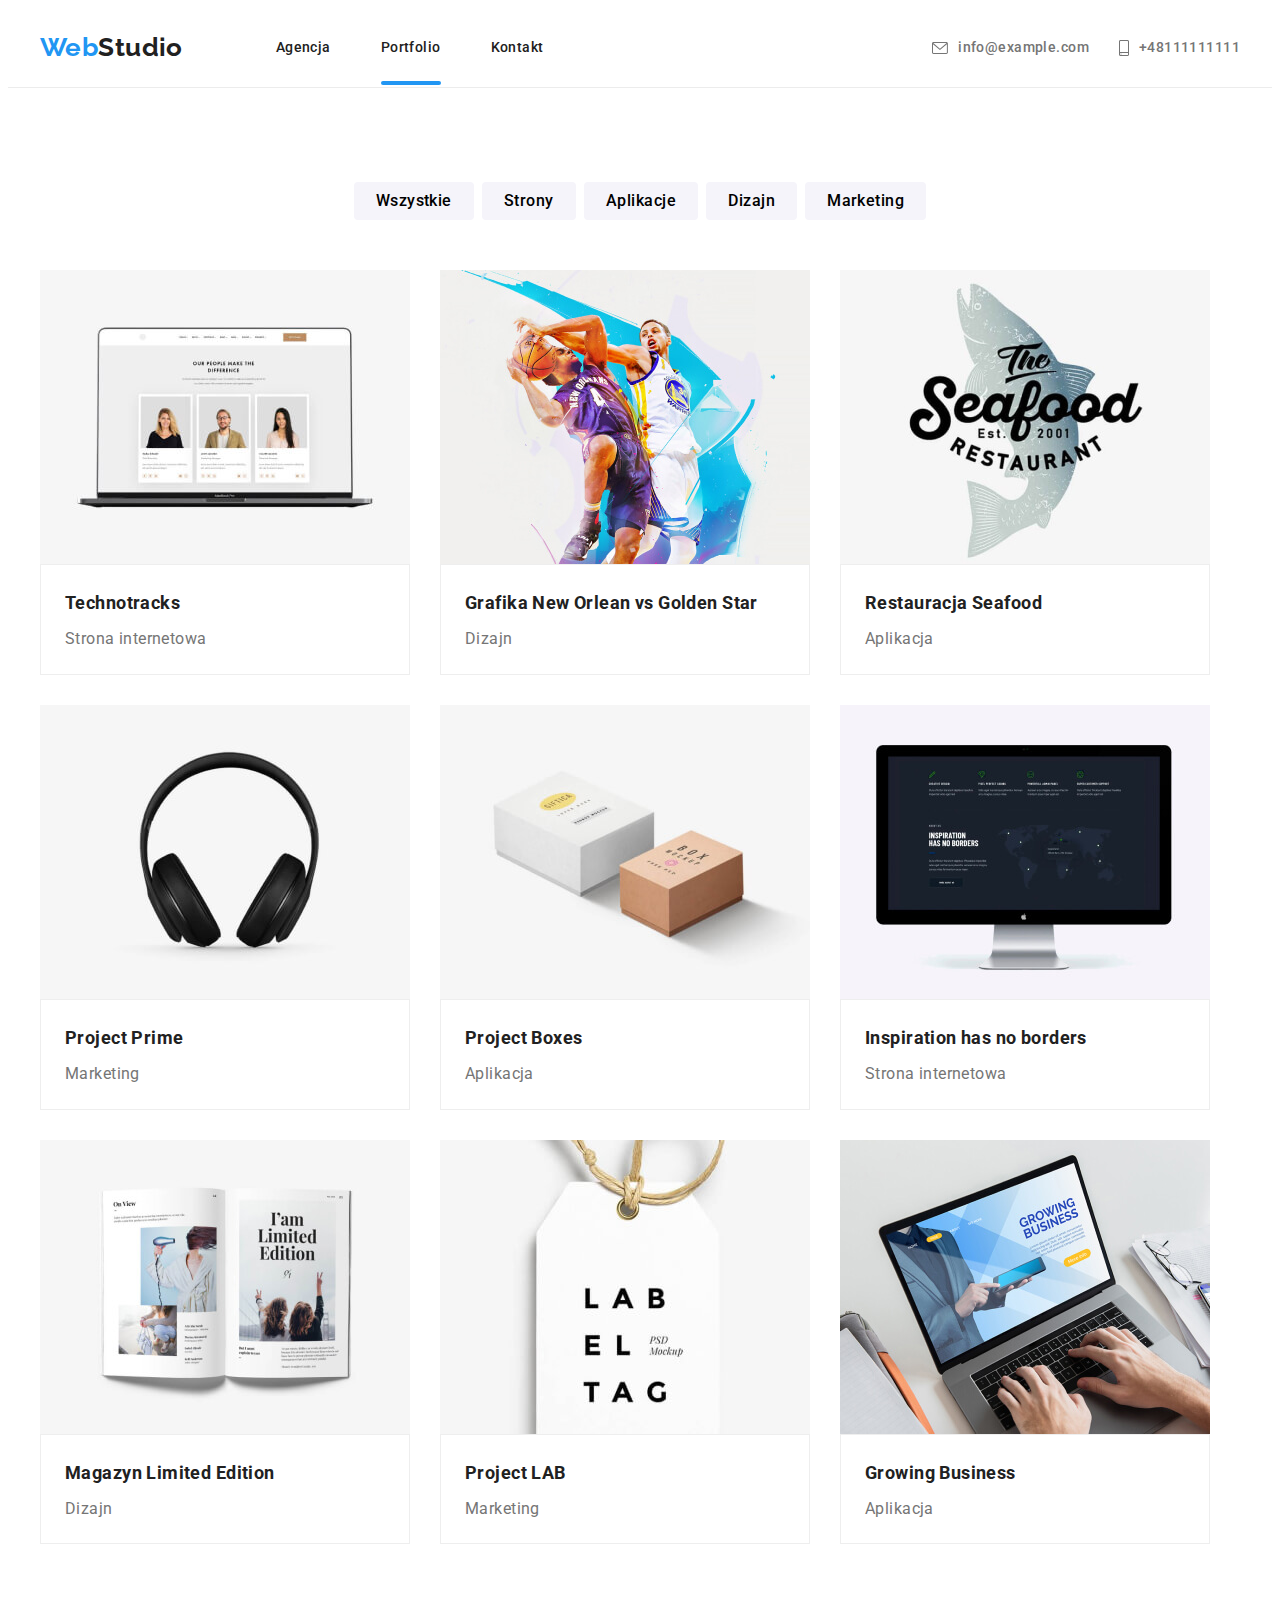
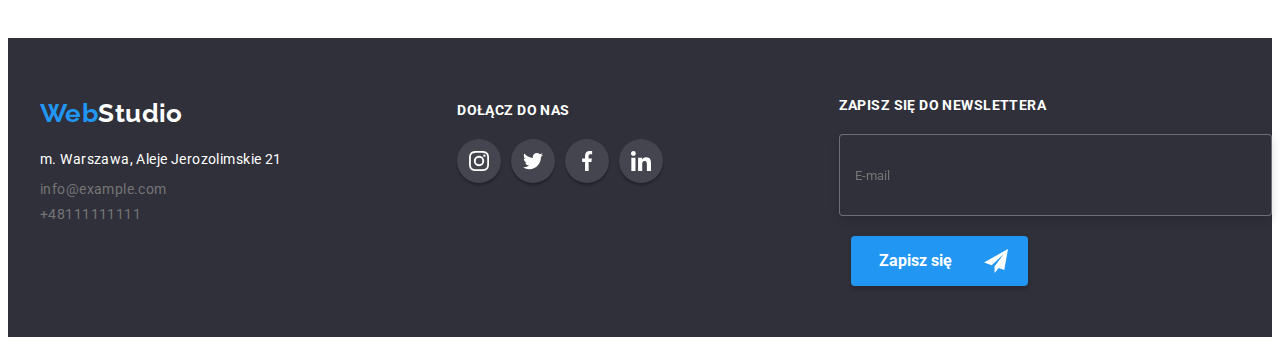
<file: portfolio.html>
<!DOCTYPE html>
<html lang="en">
  <head>
    <meta charset="UTF-8" />
    <meta http-equiv="X-UA-Compatible" content="IE=edge" />
    <meta name="viewport" content="width=device-width, initial-scale=1.0" />

    <title>Studio</title>
    <link rel="preconnect" href="https://fonts.googleapis.com" />
    <link rel="preconnect" href="https://fonts.gstatic.com" crossorigin />
    <link
      href="https://fonts.googleapis.com/css2?family=Raleway:wght@700&display=swap"
      rel="stylesheet"
    />
    <link rel="preconnect" href="https://fonts.googleapis.com" />
    <link rel="preconnect" href="https://fonts.gstatic.com" crossorigin />
    <link
      href="https://fonts.googleapis.com/css2?family=Roboto:wght@400;500;700;900&display=swap"
      rel="stylesheet"
    />
    <link
      rel="stylesheet"
      href="https://cdnjs.cloudflare.com/ajax/libs/modern-normalize/1.1.0/modern-normalize.min.css"
      integrity="sha512-wpPYUAdjBVSE4KJnH1VR1HeZfpl1ub8YT/NKx4PuQ5NmX2tKuGu6U/JRp5y+Y8XG2tV+wKQpNHVUX03MfMFn9Q=="
      crossorigin="anonymous"
      referrerpolicy="no-referrer"
    />
    <link rel="stylesheet" href="css/main.min.css" />
  </head>
  <body>
    <header class="header">
      <div class="container header__container">
        <nav class="header__nav">
          <div class="header__logo">
            <a class="header__logo-link" href="index.html">
              <span class="text__blue">Web</span>Studio</a
            >
          </div>
          <ul class="header__nav-list">
            <li>
              <a class="header__link text__blue--hover" href="#">Agencja</a>
            </li>
            <li>
              <a
                class="header__link header__link--active text__blue--hover"
                href="portfolio.html"
                >Portfolio</a
              >
            </li>
            <li>
              <a class="header__link text__blue--hover" href="#">Kontakt</a>
            </li>
          </ul>
        </nav>

        <ul class="header__contact">
          <li class="header__contact-item">
            <a
              class="header__link text__grey text__blue--hover"
              href="mailto:info@example.com"
            >
              <svg width="16px" height="12px">
                <use href="images/icons.svg#icon-envelope"></use>
              </svg>
              info@example.com
            </a>
          </li>
          <li class="header__contact-item">
            <a
              class="header__link text__grey text__blue--hover"
              href="tel:+48111111111"
            >
              <svg width="10px" height="16px">
                <use href="images/icons.svg#icon-smartphone"></use>
              </svg>
              +48111111111
            </a>
          </li>
        </ul>
      </div>
    </header>

    <main>
      <section class="section">
        <div class="container">
          <ul class="buttons">
            <li class="buttons__item">
              <button type="button" class="buttons__btn">Wszystkie</button>
            </li>
            <li class="buttons__item">
              <button type="button" class="buttons__btn">Strony</button>
            </li>
            <li class="buttons__item">
              <button type="button" class="buttons__btn">Aplikacje</button>
            </li>
            <li class="buttons__item">
              <button type="button" class="buttons__btn">Dizajn</button>
            </li>
            <li class="buttons__item">
              <button type="button" class="buttons__btn">Marketing</button>
            </li>
          </ul>
          <ul class="project">
            <li>
              <a class="project__link" href="#">
                <div class="project__img">
                  <p class="project__hover-text">
                    Technocrack jest popularną platformą wykorzystywaną do
                    rozpowszechniania koronawirusa. Firmy wykorzystują tę
                    platformę do celów szpiegowskich i ataków na
                    niezabezpieczone serwery konkurencji
                  </p>
                  <img
                    src="images/technocracks.jpg"
                    alt="webpage"
                    width="370"
                    height="294"
                  />
                </div>
                <div class="project__content">
                  <p class="project__title">Technotracks</p>
                  <p class="project__description">Strona internetowa</p>
                </div>
              </a>
            </li>
            <li>
              <a class="project__link" href="#">
                <div class="project__img">
                  <p class="project__hover-text">
                    Technocrack jest popularną platformą wykorzystywaną do
                    rozpowszechniania koronawirusa. Firmy wykorzystują tę
                    platformę do celów szpiegowskich i ataków na
                    niezabezpieczone serwery konkurencji
                  </p>
                  <img
                    src="images/neworleansvs.jpg"
                    alt="basketballmatch"
                    width="370"
                    height="294"
                  />
                </div>
                <div class="project__content">
                  <p class="project__title">
                    Grafika New Orlean vs Golden Star
                  </p>
                  <p class="project__description">Dizajn</p>
                </div>
              </a>
            </li>
            <li>
              <a class="project__link" href="#">
                <div class="project__img">
                  <p class="project__hover-text">
                    Technocrack jest popularną platformą wykorzystywaną do
                    rozpowszechniania koronawirusa. Firmy wykorzystują tę
                    platformę do celów szpiegowskich i ataków na
                    niezabezpieczone serwery konkurencji
                  </p>
                  <img
                    src="images/seafoodrest.jpg"
                    alt="seafoodlogotype"
                    width="370"
                    height="294"
                  />
                </div>
                <div class="project__content">
                  <p class="project__title">Restauracja Seafood</p>
                  <p class="project__description">Aplikacja</p>
                </div>
              </a>
            </li>
            <li>
              <a class="project__link" href="#">
                <div class="project__img">
                  <p class="project__hover-text">
                    Technocrack jest popularną platformą wykorzystywaną do
                    rozpowszechniania koronawirusa. Firmy wykorzystują tę
                    platformę do celów szpiegowskich i ataków na
                    niezabezpieczone serwery konkurencji
                  </p>
                  <img
                    src="images/projectprime.jpg"
                    alt="headphonespicture"
                    width="370"
                    height="294"
                  />
                </div>
                <div class="project__content">
                  <p class="project__title">Project Prime</p>
                  <p class="project__description">Marketing</p>
                </div>
              </a>
            </li>
            <li>
              <a class="project__link" href="#">
                <div class="project__img">
                  <p class="project__hover-text">
                    Technocrack jest popularną platformą wykorzystywaną do
                    rozpowszechniania koronawirusa. Firmy wykorzystują tę
                    platformę do celów szpiegowskich i ataków na
                    niezabezpieczone serwery konkurencji
                  </p>
                  <img
                    src="images/projectboxes.jpg"
                    alt="twodiffboxes"
                    width="370"
                    height="294"
                  />
                </div>
                <div class="project__content">
                  <p class="project__title">Project Boxes</p>
                  <p class="project__description">Aplikacja</p>
                </div>
              </a>
            </li>

            <li>
              <a class="project__link" href="#">
                <div class="project__img">
                  <p class="project__hover-text">
                    Technocrack jest popularną platformą wykorzystywaną do
                    rozpowszechniania koronawirusa. Firmy wykorzystują tę
                    platformę do celów szpiegowskich i ataków na
                    niezabezpieczone serwery konkurencji
                  </p>
                  <img
                    src="images/inspirationhas.jpg"
                    alt="darthemeondesktop"
                    width="370"
                    height="294"
                  />
                </div>
                <div class="project__content">
                  <p class="project__title">Inspiration has no borders</p>
                  <p class="project__description">Strona internetowa</p>
                </div>
              </a>
            </li>
            <li>
              <a class="project__link" href="#">
                <div class="project__img">
                  <p class="project__hover-text">
                    Technocrack jest popularną platformą wykorzystywaną do
                    rozpowszechniania koronawirusa. Firmy wykorzystują tę
                    platformę do celów szpiegowskich i ataków na
                    niezabezpieczone serwery konkurencji
                  </p>
                  <img
                    src="images/magazynlimited.jpg"
                    alt="openmagazine"
                    width="370"
                    height="294"
                  />
                </div>
                <div class="project__content">
                  <p class="project__title">Magazyn Limited Edition</p>
                  <p class="project__description">Dizajn</p>
                </div>
              </a>
            </li>
            <li>
              <a class="project__link" href="#">
                <div class="project__img">
                  <p class="project__hover-text">
                    Technocrack jest popularną platformą wykorzystywaną do
                    rozpowszechniania koronawirusa. Firmy wykorzystują tę
                    platformę do celów szpiegowskich i ataków na
                    niezabezpieczone serwery konkurencji
                  </p>
                  <img
                    src="images/projectlab.jpg"
                    alt="labeltag"
                    width="370"
                    height="294"
                  />
                </div>
                <div class="project__content">
                  <p class="project__title">Project LAB</p>
                  <p class="project__description">Marketing</p>
                </div>
              </a>
            </li>
            <li>
              <a class="project__link" href="#">
                <div class="project__img">
                  <p class="project__hover-text">
                    Technocrack jest popularną platformą wykorzystywaną do
                    rozpowszechniania koronawirusa. Firmy wykorzystują tę
                    platformę do celów szpiegowskich i ataków na
                    niezabezpieczone serwery konkurencji
                  </p>
                  <img
                    src="images/growingbusiness.jpg"
                    alt="growingbusinesspageonlaptop"
                    width="370"
                    height="294"
                  />
                </div>
                <div class="project__content">
                  <p class="project__title">Growing Business</p>
                  <p class="project__description">Aplikacja</p>
                </div>
              </a>
            </li>
          </ul>
        </div>
      </section>
    </main>

    <footer class="footer">
      <div class="container footer__container">
        <div>
          <a class="footer__logo-link" href="index.html"
            ><span class="text__blue">Web</span>Studio</a
          >
          <p class="footer__adress footer__adress-nav">
            m. Warszawa, Aleje Jerozolimskie 21
          </p>
          <ul>
            <li class="footer__mail-list">
              <a
                class="footer__link text__grey text__blue--hover"
                href="mailto:info@example.com"
                >info@example.com</a
              >
            </li>
            <li class="footer__tel-list">
              <a
                class="footer__link text__grey text__blue--hover"
                href="tel:+48111111111"
                >+48111111111</a
              >
            </li>
          </ul>
        </div>
        <div class="footer__social-section">
          <p class="footer__social-text">DOŁĄCZ DO NAS</p>
          <ul class="footer__social-list">
            <li class="footer__social-grid">
              <a class="footer__social-link" href="#">
                <svg width="20" height="20">
                  <use href="images/icons.svg#icon-instagram-2"></use>
                </svg>
              </a>
            </li>
            <li class="footer__social-grid">
              <a class="footer__social-link" href="#">
                <svg width="20" height="20">
                  <use href="images/icons.svg#icon-twitter-1"></use>
                </svg>
              </a>
            </li>

            <li class="footer__social-grid">
              <a class="footer__social-link" href="#">
                <svg width="20" height="20">
                  <use href="images/icons.svg#icon-facebook-1"></use>
                </svg>
              </a>
            </li>
            <li class="footer__social-grid">
              <a class="footer__social-link" href="#">
                <svg width="20" height="20">
                  <use href="images/icons.svg#icon-linkedin-1"></use>
                </svg>
              </a>
            </li>
          </ul>
        </div>

        <form class="footer__form">
          <span class="footer__form-text">ZAPISZ SIĘ DO NEWSLETTERA</span>
          <label>
            <input
              class="footer__form-input"
              type="email-input"
              name="username"
              placeholder="E-mail"
            />
          </label>
          <button class="footer__button" type="">
            Zapisz się
            <svg class="footer__svg" width="24" height="24">
              <use
                class="footer__icon"
                href="images/icons.svg#icon-icon-send"
              ></use>
            </svg>
          </button>
        </form>
      </div>
    </footer>
  </body>
</html>
</file>
<file: css/main.min.css>
.text__blue{color:var(--main-color)}.text__blue--hover:hover,.text__blue--hover:focus,.text__blue--hover:active{color:var(--main-color)}.text__h2{font-size:28px;font-weight:700;line-height:1.17;text-align:center;margin-bottom:50px}@media screen and (min-width: 1200px){.text__h2{font-size:36px}}.highlight{color:var(--nineth-color)}.highlightwhite{color:var(--fourth-color)}:root{--main-color: #2196f3;--secondary-color: white;--third-color: #757575;--fourth-color: #ffffff;--fifth-color: #212121;--sixth-color: #f5f4fa;--seventh-color: #2f303a;--eighth-color: #e5e5e5;--nineth-color: #000000;--tenth-color: black;--border-color: #eeeeee;--headerborder-color: #ececec;--font-roboto: "Roboto", sans-serif}.container{width:100%;padding:0 15px;margin:0 auto}@media screen and (min-width: 480px){.container{width:480px}}@media screen and (min-width: 768px){.container{width:768px}}@media screen and (min-width: 1200px){.container{width:1200px}}.section{padding-top:94px;padding-bottom:94px}@media screen and (max-width: 1199px){.section{padding-top:60px;padding-bottom:60px}}.is-hidden{pointer-events:none;visibility:hidden;opacity:0}ul{list-style-type:none;padding:0;margin:0}body{font-family:var(--font-roboto);color:var(--fifth-color);letter-spacing:.03em;font-size:14px}h1,h2,h3,h4,h5,h6,p{margin:0}img{display:block;max-width:100%;height:auto}.option{position:relative;display:flex;gap:7px;justify-content:center}.portoflio{color:var(--main-color);font-weight:500;font-size:14px;line-height:1.71;letter-spacing:.02em}.backround-ourteam{background-color:#f5f4fa}.our-customers{text-align:center;font-weight:700}.project{display:flex;gap:30px;flex-wrap:wrap}.project__title{color:var(--fifth-color);font-weight:700;font-size:18px;line-height:2;padding-bottom:4px}.project__description{color:var(--third-color);font-size:16px;line-height:1.8}.project__img{position:relative;overflow:hidden}.project__hover-text{position:absolute;width:100%;height:100%;transform:translateY(100%);background:rgba(33,150,243,.9);transition:transform 250ms cubic-bezier(0.4, 0, 0.2, 1);padding:49px 45px 49px 29px;font-weight:400;font-size:18px;line-height:28px;color:#fff;letter-spacing:.03em}.project__link{display:block;-webkit-text-decoration-line:none;text-decoration-line:none;transition:box-shadow 250ms cubic-bezier(0.4, 0, 0.2, 1)}.project__content{border:1px solid var(--border-color);padding:20px 24px}.project__link:hover .project__hover-text,.project__link:focus .project__hover-text{transform:translateY(0%)}.project__link:hover,.project__link:focus{box-shadow:0px 1px 1px rgba(0,0,0,.12),0px 4px 4px rgba(0,0,0,.06),1px 4px 6px rgba(0,0,0,.16)}.hero{padding-top:118px;padding-bottom:118px;background:var(--seventh-color);background-image:linear-gradient(rgba(47, 48, 58, 0.4), rgba(47, 48, 58, 0.4)),url("../images/hero-bg1xmobile.jpg");background-size:cover;background-repeat:no-repeat;text-align:center;margin:0 auto;height:400px}@media screen and (min-device-pixel-ratio: 2),screen and (-webkit-min-device-pixel-ratio: 2),screen and (min-resolution: 192dpi),screen and (min-resolution: 2dppx){.hero{background-image:url(../images/herodesktop.jpg)}}@media screen and (min-width: 768px){.hero{background-image:url("../images/herotabletx1.jpg")}}@media screen and (min-width: 1200px){.hero{padding-top:200px;padding-bottom:200px;background-image:url("../images/herodesktop.jpg");height:600px}}.hero__text{font-size:26px;line-height:42px;color:var(--secondary-color);text-align:center;letter-spacing:.06em;text-transform:uppercase;margin:0 auto;margin-bottom:30px}@media screen and (min-width: 1200px){.hero{font-size:44px;line-height:60px}}.hero__button{background-color:var(--main-color);font-size:16px;font-weight:700;color:var(--secondary-color);line-height:1.88;letter-spacing:.06em;border:none;border-radius:4px;padding:10px 32px;cursor:pointer;font-family:inherit;margin-left:20px}.team{padding-top:60px;padding-bottom:60px;background-color:var(--sixth-color)}@media screen and (min-width: 1200px){.team{padding-top:60px;padding-bottom:94px}}.team__item{background-color:var(--fourth-color);box-shadow:0px 1px 3px rgba(0,0,0,.12),0px 1px 1px rgba(0,0,0,.14),0px 2px 1px rgba(0,0,0,.2);border-radius:0px 0px 4px 4px;width:100%}@media screen and (min-width: 768px){.team__item{width:calc(50% - 15px)}}@media screen and (min-width: 1200px){.team__item{width:calc(25% - 22.5px)}}.team__item img{width:100%}.team__list{flex-wrap:wrap;display:flex;gap:30px;justify-content:center}.buttons{justify-content:center;margin-bottom:50px;display:flex}.buttons__btn{font-family:"Roboto",sans-serif;font-weight:500;font-size:16px;line-height:1.6;background-color:var(--sixth-color);border:none;letter-spacing:.03em;cursor:pointer;font-family:inherit;border-radius:4px;padding:6px 22px;transition:color 250ms cubic-bezier(0.4, 0, 0.2, 1),box-shadow 250ms cubic-bezier(0.4, 0, 0.2, 1),background-color 250ms cubic-bezier(0.4, 0, 0.2, 1)}.buttons__item:not(:last-child){margin-right:8px}.buttons__item :last-child{margin-right:0}.buttons__btn:hover,.buttons__btn:focus{background-color:var(--main-color);color:var(--secondary-color);box-shadow:0px 3px 1px rgba(0,0,0,.1),0px 1px 2px rgba(0,0,0,.08),0px 2px 2px rgba(0,0,0,.12)}.member{text-align:center;padding:30px 0}.member__name{font-weight:500;font-size:16px;line-height:1.18;margin-bottom:10px}.member__division{font-size:16px;line-height:1.18;color:var(--third-color);margin-bottom:16px}.member__social-list{display:flex;align-items:center;justify-content:center;gap:10px}.member__social-link{display:flex;width:44px;height:44px;border-radius:50%;align-items:center;justify-content:center;color:#afb1b8;transition:color 250ms cubic-bezier(0.4, 0, 0.2, 1),background-color 250ms cubic-bezier(0.4, 0, 0.2, 1)}.member__icon{fill:currentColor}.member__social-link:hover{background-color:var(--main-color);color:#fff}.member__social-link:hover svg{transition:fill 250ms cubic-bezier(0.4, 0, 0.2, 1)}.modal{position:absolute;top:50%;left:50%;width:450px;height:609px;transform:translate(-50%, -50%);background:#fff;box-shadow:0px 1px 3px rgba(0,0,0,.12),0px 1px 1px rgba(0,0,0,.14),0px 2px 1px rgba(0,0,0,.2);border-radius:4px;padding:40px}@media screen and (max-width: 1199px){.modal{width:95%;max-width:450px;height:95%;max-height:609px;overflow:scroll}}@media screen and (min-width: 1200px){.modal{width:528px;height:581px}}.modal__main-button{position:absolute;width:18px;height:18px;top:8px;right:8px;background:#fff;border:1px solid rgba(0,0,0,.1);cursor:pointer;border-radius:50px;filter:drop-shadow(0px 4px 4px rgba(0, 0, 0, 0.25))}.modal__button{background-color:var(--main-color);font-size:16px;color:var(--secondary-color);box-shadow:0px 4px 4px rgba(0,0,0,.15);line-height:1.88;letter-spacing:.06em;border:none;border-radius:4px;padding:10px 76px 10px 76px;cursor:pointer;font-family:inherit;display:block;margin:0 auto;margin-top:30px}.modal__main-text{font-weight:700;font-size:20px;line-height:23.44px;text-align:center;letter-spacing:.03em;margin-bottom:12px;color:#212121}.modal__svg{position:absolute;top:2px;right:2px}.modal__icon{position:absolute}.modal__holder{width:100%;height:40px;border:1px solid rgba(33,33,33,.2);border-radius:4px;padding-left:42px;cursor:pointer;transition:border-color 250ms,cubic-bezier(0.4, 0, 0.2, 1)}.modal__text-area{width:100%;height:120px;resize:none;padding:15px 16px;cursor:pointer;border-radius:4px;transition:border-color 250ms;border:1px solid rgba(33,33,33,.2)}.modal__label{position:relative;display:block;margin-bottom:10px}.modal__label-svg{position:absolute;top:50%;left:13px;transition:fill 250ms}.modal__label-area{font-weight:400;font-size:12px;line-height:14px;color:#757575}.modal__text{font-weight:400;font-size:12px;line-height:14px;margin-bottom:4px;display:block;letter-spacing:.01em;color:#757575}.backdrop{background:rgba(0,0,0,.2);width:100%;height:100%;left:0;top:0;position:fixed;transition:opacity 250ms cubic-bezier(0.4, 0, 0.2, 1),visibility 250ms cubic-bezier(0.4, 0, 0.2, 1)}.modal__icon:hover,.modal__icon:focus{border-color:var(--main-color);outline:var(--main-color);fill:var(--main-color);transition:fill 250ms cubic-bezier(0.4, 0, 0.2, 1)}.modal__text-area:hover,.modal__text-area:focus{border-color:var(--main-color);outline:rgba(0,0,0,0)}.modal__label:has(.modal__holder:focus) .modal__label-svg{fill:var(--main-color)}.modal__holder:focus,.modal__text-area:focus{outline-color:var(--main-color)}.modal__label:hover .modal__holder{border-color:var(--main-color);outline-color:var(--main-color)}.modal__label:hover .modal__label-svg{fill:var(--main-color)}.modal__label:has(.modal__holder:focus) .modal__label-svg{fill:var(--main-color)}.header{border-bottom:1px solid var(--headerborder-color)}.header__container{display:flex;align-items:center}.header__nav{text-decoration:none;font-size:14px;line-height:1.17;display:flex;align-items:center}.header__nav-list{display:none}@media screen and (min-width: 768px){.header__nav-list{display:flex;gap:50px;visibility:unset}}@media screen and (min-width: 1200px){.header__nav-list{display:flex;gap:50px;visibility:unset}}.header__logo{margin-right:93px;padding-top:15px;padding-bottom:15px}@media screen and (min-width: 768px){.header__logo{padding-top:24px;padding-bottom:25px}}.header__logo-link{color:var(--fifth-color);font-size:26px;font-family:"Raleway",sans-serif;text-decoration:none;font-weight:700}.header__link--active{position:relative}.header__link--active::after{content:"";position:absolute;width:100%;left:0;height:4px;bottom:-29px;background:#2196f3;border-radius:2px}.header__contact{display:none}@media screen and (min-width: 768px){.header__contact{display:flex;flex-direction:column;margin-left:auto}}@media screen and (min-width: 1200px){.header__contact{padding-left:0;flex-direction:unset;display:flex;gap:30px;margin-left:auto}}.header__contact-item{display:flex}.header__link{text-decoration:none;color:var(--fifth-color);font-weight:500;font-size:14px;line-height:1.14;display:flex;align-items:center;transition:color 250ms cubic-bezier(0.4, 0, 0.2, 1)}.header__link svg{margin-right:10px;fill:currentColor;transition:fill 250ms cubic-bezier(0.4, 0, 0.2, 1)}.header__burger{display:flex;justify-content:right}@media screen and (min-width: 768px){.header__burger{display:none}}.text__grey{color:var(--third-color)}.footer{background-color:var(--seventh-color);padding-top:60px;padding-bottom:60px}@media screen and (min-width: 1200px){.footer{padding-top:60px;padding-bottom:51px}}.footer__logo-link{color:var(--secondary-color);font-size:26px;font-family:"Raleway",sans-serif;text-decoration:none;font-weight:700}.footer__icon{fill:var(--fourth-color)}.footer__svg{position:absolute;transform:translateY(-50%);right:20px;top:50%;bottom:13px}.footer__adress{color:var(--fourth-color);font-size:14px;line-height:1.71}.footer__mail-list{padding-bottom:9px}.footer__tel-list{padding-bottom:9px}.footer__adress-nav{padding-top:20px;padding-bottom:9px}.footer__text-centre{display:flex;flex-direction:column;justify-content:flex-start;align-items:center}@media screen and (min-width: 768px){.footer__text-centre{width:50%;display:flex;flex-direction:column}}@media screen and (min-width: 1200px){.footer__text-centre{width:unset;display:flex;flex-direction:column;align-items:unset}}.footer__social-section{display:flex;flex-direction:column;justify-content:flex-start;align-items:center;padding:0px}@media screen and (min-width: 768px){.footer__social-section{width:50%}}@media screen and (min-width: 1200px){.footer__social-section{width:unset;display:flex;padding:0px;justify-content:flex-start;align-items:flex-start;padding:0px}}.footer__social-list{list-style-type:none;display:flex;justify-content:center;gap:10px;margin:0 auto;padding:0px;border-radius:50%}.footer__social-text{display:flex;justify-content:center;font-style:normal;font-weight:700;font-size:14px;line-height:1.14;letter-spacing:.03em;text-transform:uppercase;padding-top:5px;padding-bottom:20px;color:var(--fourth-color);margin-top:60px}@media screen and (min-width: 768px){.footer__social-text{margin-top:0}}.footer__social-link{display:flex;border-radius:50%;width:44px;height:44px;align-items:center;justify-content:center;background:rgba(255,255,255,.1);transition:background-color 250ms cubic-bezier(0.4, 0, 0.2, 1);box-shadow:0px 3px 1px rgba(0,0,0,.1),0px 1px 2px rgba(0,0,0,.08),0px 2px 2px rgba(0,0,0,.12)}.footer__social-link svg{fill:var(--fourth-color)}.footer__social-grid{display:flex;border-radius:50%}.footer__form{margin-top:60px;width:100%}@media screen and (min-width: 1200px){.footer__form{width:auto;margin-top:0}}.footer__form-text{display:flex;justify-content:center;font-family:"Roboto";font-style:normal;font-weight:700;font-size:14px;line-height:1.14;letter-spacing:.03em;text-transform:uppercase;margin:0px;padding:0px;color:#fff}@media screen and (min-width: 1200px){.footer__form-text{justify-content:left}}.footer__form-input{width:100%;max-width:450px;margin-top:20px;background-color:#2f303a;border:1px solid rgba(255,255,255,.3);filter:drop-shadow(0px 4px 4px rgba(0, 0, 0, 0.15));border-radius:4px;padding:15px;height:50px;font-family:inherit;color:var(--fourth-color)}.footer__button{margin-top:20px;position:relative;background-color:var(--main-color);border-radius:4px;box-shadow:0px 4px 4px rgba(0,0,0,.15);max-width:200px;max-height:50px;color:#fff;padding:10px 76px 10px 28px;font-family:"Roboto";font-style:normal;font-weight:700;font-size:16px;line-height:30px;cursor:pointer;border:none}@media screen and (min-width: 1200px){.footer__button{margin-left:12px}}.footer__container{display:flex;flex-wrap:wrap;justify-content:center}@media screen and (min-width: 1200px){.footer__container{flex-wrap:nowrap;justify-content:space-between}}.footer__form-wrapper{display:flex;justify-content:center;flex-wrap:wrap;flex-direction:column;align-items:center}@media screen and (min-width: 1200px){.footer__form-wrapper{flex-direction:unset}}.footer__label{width:100%}@media screen and (min-width: 768px){.footer__label{display:flex;justify-content:center}}@media screen and (min-width: 1200px){.footer__label{width:358px}}.footer__social-grid:last-child{margin-right:0}.footer__social-link:hover,.footer__social-link:focus{background-color:var(--main-color);box-shadow:0px 3px 1px rgba(0,0,0,.1),0px 1px 2px rgba(0,0,0,.08),0px 2px 2px rgba(0,0,0,.12)}.footer__button:hover,.footer__button:focus{transition:color 250ms cubic-bezier(0.4, 0, 0.2, 1)}.text__grey{text-decoration:none;color:var(--third-color)}.check{padding-left:2.2em;margin-top:20px}.check__text-weight{font-size:14px}.check__input{position:absolute;width:1px;height:1px;margin:-1px}.check__box{position:absolute;top:0;left:8px;width:12px;height:12px;overflow:hidden;border-radius:.05em;background-color:#fff;background-repeat:no-repeat;background-position:50% 50%;box-shadow:0 0 0 .1em #4a90e2}.check__blue-text{font-size:14px;color:var(--main-color);cursor:pointer}.check__input:checked+.check__box{background-color:#4a90e2;background-image:url("data:image/svg+xml;charset=utf8,%3Csvg width='16' height='15' viewBox='0 0 16 15' fill='none' xmlns='http://www.w3.org/2000/svg'%3E%3Crect width='16' height='15' rx='2' fill='%232196F3'/%3E%3Cpath d='M3.95703 7.75166L3.88825 7.68604L3.81923 7.75141L2.93123 8.59258L2.85486 8.66492L2.93097 8.73753L6.42671 12.0724L6.49574 12.1382L6.56476 12.0724L14.069 4.91352L14.1449 4.84116L14.069 4.76881L13.1873 3.92764L13.1183 3.86183L13.0493 3.92761L6.49577 10.1735L3.95703 7.75166Z' fill='white' stroke='white' stroke-width='0.2'/%3E%3C/svg%3E")}.check__input:focus+.check__box{box-shadow:0 0 0 .1em #4a90e2,0 0 0 .2em #7ed321}.check__input:disabled+.check__box{box-shadow:0 0 0 .1em #9b9b9b}.check__input:checked:disabled+.check__box{background-color:#9b9b9b}.check__blue-text:hover,.check__blue-text:focus{color:var(--main-color);transition:color 250ms cubic-bezier(0.4, 0, 0.2, 1)}.customer{display:flex;flex-wrap:wrap;justify-content:center;gap:30px}.customer__link{display:flex;align-items:center;justify-content:center;border:1px solid currentColor;color:#afb1b8;border-radius:4px;width:210px;height:92px;transition:color 250ms cubic-bezier(0.4, 0, 0.2, 1)}@media screen and (min-width: 768px){.customer__link{width:226px;height:92px}}@media screen and (min-width: 1200px){.customer__link{width:170px;height:92px}}.customer__link svg{fill:currentColor;transition:fill 250ms cubic-bezier(0.4, 0, 0.2, 1)}.customer__link:hover{color:var(--main-color)}.customer__link:hover svg,.customer__link:focus svg{fill:var(--main-color)}.service{display:flex;gap:30px}.service__list{position:relative}.service__content{font-weight:700;line-height:1.14;text-transform:uppercase;color:#fff;position:absolute;display:flex;text-align:center;justify-content:center;align-items:center;width:370px;height:70px;bottom:0;background:rgba(47,48,58,.8)}.service__section{display:none}@media screen and (min-width: 1200px){.service__section{display:block}}.contact{text-decoration:none;color:var(--third-color);font-size:14px;font-weight:500;line-height:1.17}.contact:hover{color:var(--main-color)}.loremipsum{margin-bottom:30px}@media screen and (min-width: 768px){.loremipsum{display:flex;flex-wrap:wrap;gap:30px}}@media screen and (min-width: 1200px){.loremipsum{display:flex;flex-wrap:unset}}.loremipsum__image{display:flex;justify-content:center;align-items:center;background-color:#f5f4fa;height:120px;border-radius:4px}.loremipsum__text{text-align:center;font-weight:700;font-size:14px;margin-bottom:10px;margin-top:30px}@media screen and (min-width: 768px){.loremipsum__text{text-align:left}}.loremipsum__description{line-height:1.71;color:var(--third-color)}@media screen and (min-width: 768px){.loremipsum__item{width:calc(50% - 15px)}}.loremipsum__item:not(:last-child){margin-bottom:30px}@media screen and (min-width: 768px){.loremipsum__item:not(:last-child){width:calc(50% - 15px)}}.menu-toggle{min-height:40px;min-width:40px;display:flex;align-items:center;justify-content:center;margin:0;padding:0;background-color:rgba(0,0,0,0);cursor:pointer;border:none;border-radius:50%;outline:none}@media(min-width: 768px){.menu-toggle{display:none}}.menu-toggle:hover,.menu-toggle:focus{background-color:rgba(0,0,0,.1)}.menu-container{position:fixed;top:0;left:0;width:100vw;height:100vh;padding:32px;background-color:#fff;z-index:999;transform:translateX(100%);transition:transform 250ms ease-in-out}.menu-container.is-open{transform:translateX(0)}.menu-container .menu-toggle{position:absolute;top:16px;right:16px}.mobile-menu{padding:0;margin:0;list-style:none}.mobile-menu .link{display:block;padding:10px;color:var(--fifth-color);text-decoration:none;font-weight:500;font-size:40px;line-height:47px;letter-spacing:.02em}.nav-mobile-container{margin-top:302px}.mobile-tel{display:block;font-weight:500;font-size:34px;line-height:40px;text-decoration:none;color:#2196f3;padding-bottom:30px}.mobile-mail{display:block;font-weight:500;font-size:24px;line-height:28px;color:#757575;text-decoration:none}.social-mobile-container{display:flex;justify-content:space-between;align-items:center;padding-top:60px;color:#2196f3;font-weight:500;font-size:18px;line-height:22px}/*# sourceMappingURL=main.min.css.map */
</file>
